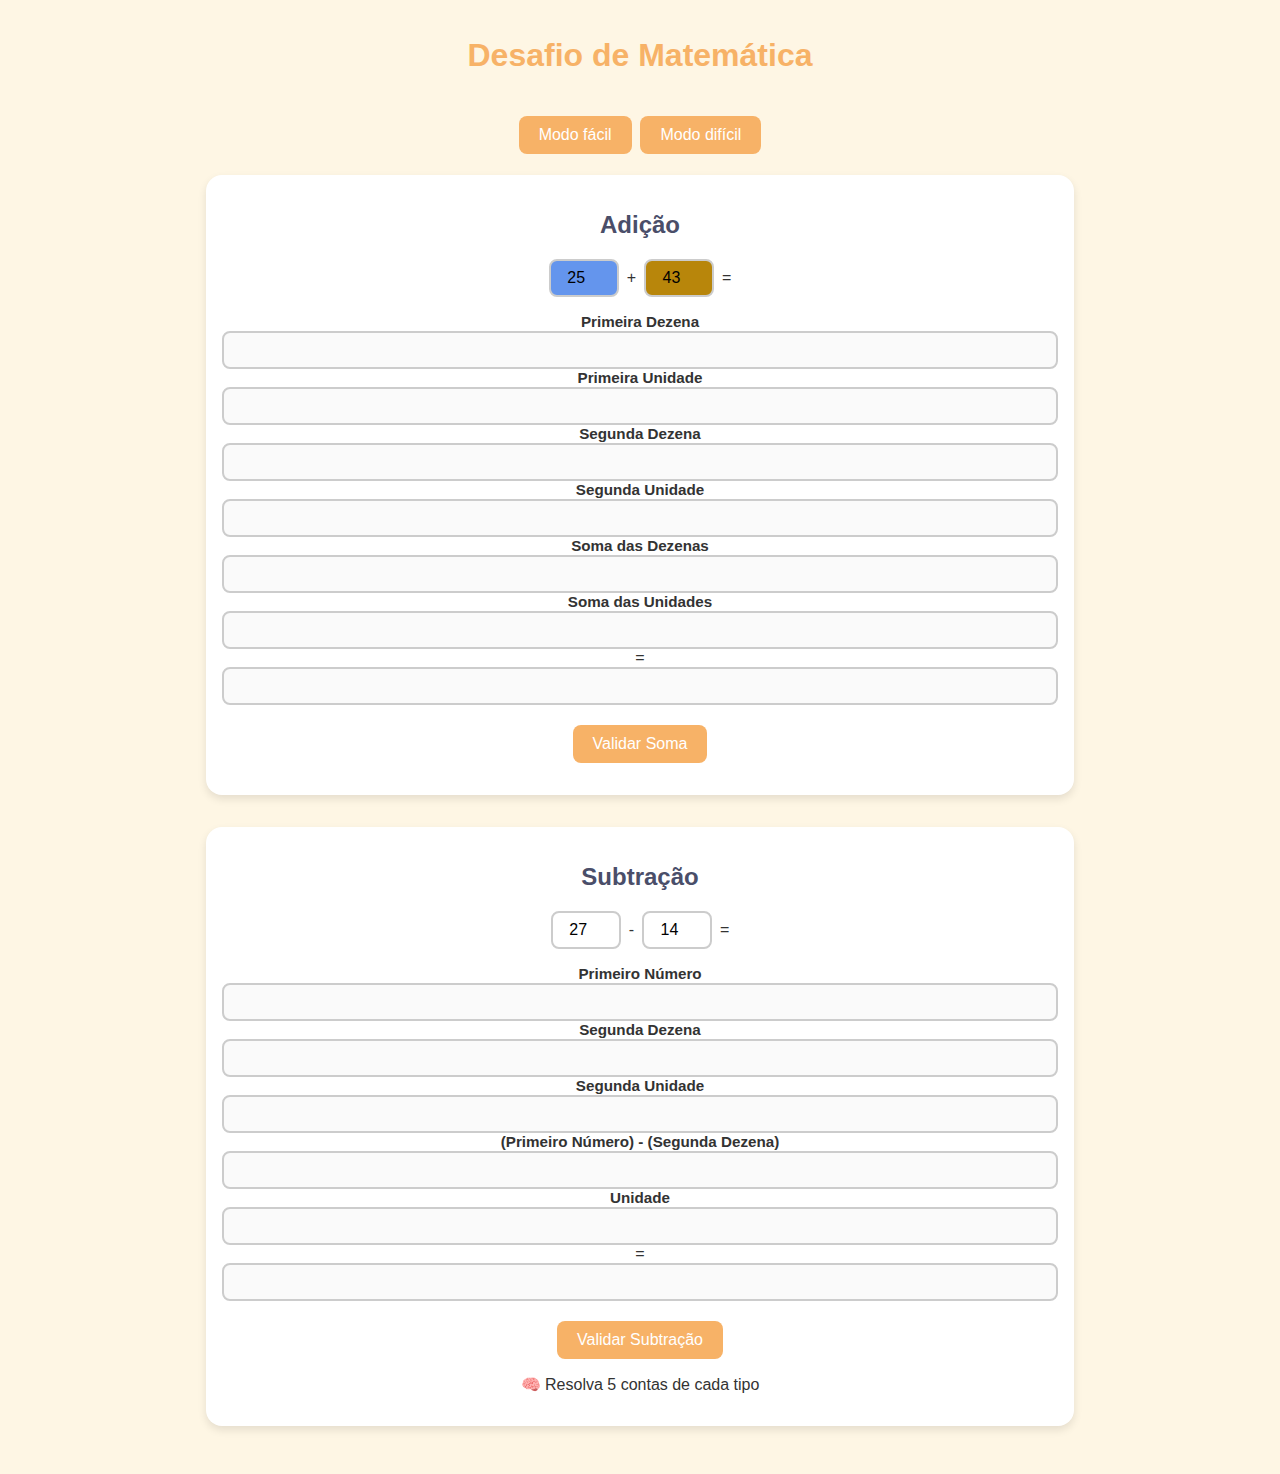
<file: index.html>
<!DOCTYPE html>
<html lang="pt-br">

<head>
  <meta charset="UTF-8" />
  <meta name="viewport" content="width=device-width, initial-scale=1.0" />
  <title>Desafio de Matemática</title>
  <link rel="stylesheet" href="style.css" />
  <link href="https://fonts.googleapis.com/css2?family=Roboto&display=swap" rel="stylesheet" />
</head>
<body>
  <div class="rotate-message">
    Por favor, gire seu dispositivo para o modo paisagem.
  </div>
  <div class="container">
    <h1>Desafio de Matemática</h1>
    <h1>
      <button id="easyBtn">Modo fácil</button>
      <button id="hardBtn">Modo difícil</button>
      </h1>
    <!-- Adição -->
    <section class="challenge-section">
      <h2>Adição</h2>
      <div class="equation">
        <input id="add1" type="number"/>
        <span>+</span>
        <input id="add2" type="number"/>
        <span>=</span>
      </div>

      <div class="partes">
        <label for="dez1">Primeira Dezena</label>
        <input id="dez1" autocomplete="off" type="number"/>
        

        <label for="uni1">Primeira Unidade</label>
        <input id="uni1" autocomplete="off" type="number"/>

        <label for="dez2">Segunda Dezena</label>
        <input id="dez2" autocomplete="off" type="number"/>

        <label for="uni2">Segunda Unidade</label>
        <input id="uni2" autocomplete="off" type="number"/>
      </div>

      <div class="resultado">
        <label for="sdez">Soma das Dezenas</label>
        <input id="sdez" autocomplete="off" type="number"/>

        <label for="suni">Soma das Unidades</label>
        <input id="suni" autocomplete="off" type="number"/>

        <span>=</span>
        <input id="addResult" autocomplete="off" type="number"/>

        <button id="validateAdd">Validar Soma</button>
      </div>
      <p id="message"></p>
    </section>

    <!-- Subtração -->
    <section class="challenge-section">
      <h2>Subtração</h2>
      <div class="equation">
        <input id="sub1" autocomplete="off" type="number"/>
        <span>-</span>
        <input id="sub2" autocomplete="off" type="number"/>
        <span>=</span>
      </div>

      <div class="partes">
        <label for="psub1">Primeiro Número</label>
        <input id="psub1" autocomplete="off" type="number"/>

        <label for="sdsub2">Segunda Dezena</label>
        <input id="sdsub2" autocomplete="off" type="number"/>

        <label for="susub2">Segunda Unidade</label>
        <input id="susub2" autocomplete="off" type="number"/>
      </div>

      <div class="resultado">
        <label for="rsdsub2">(Primeiro Número) <span>-</span> (Segunda Dezena)</label>
        <input id="rsdsub2" autocomplete="off" type="number"/>

        <label for="rsusub2">Unidade</label>
        <input id="rsusub2" autocomplete="off" type="number"/>

        <span>=</span>
        <input id="subResult" autocomplete="off" type="number"/>

        <button id="validateSub">Validar Subtração</button>
      </div>

      <p id="sMessage"></p>
      <p id="subMessage"></p>
    </section>

     <button id="restartBtn" class="btn-restart">Reiniciar Desafio</button>
  </div>

  <script src="index.js"></script>
</body>

</html>
</file>
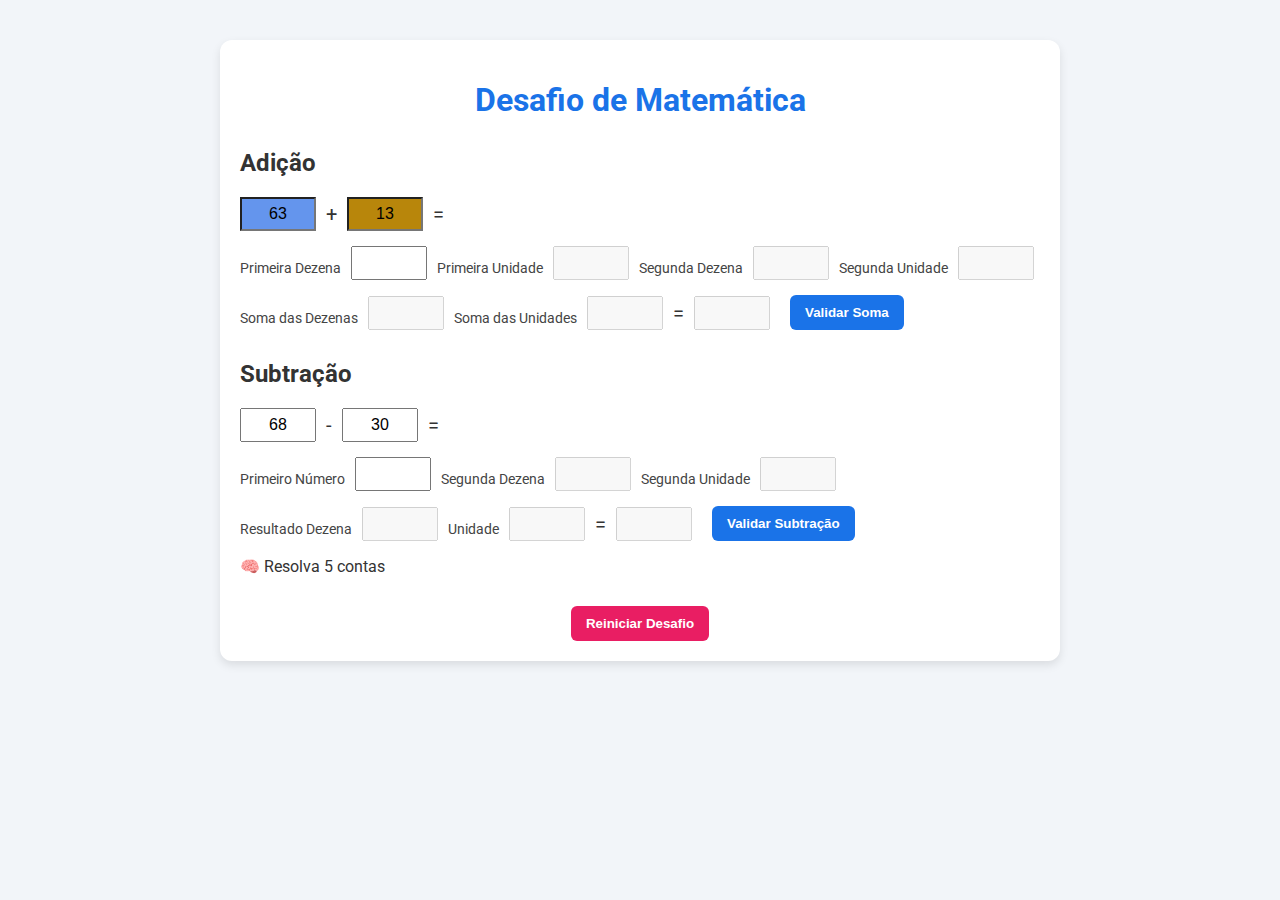
<file: JS/index.html>
<!DOCTYPE html>
<html lang="pt-br">

<head>
  <meta charset="UTF-8" />
  <meta name="viewport" content="width=device-width, initial-scale=1.0" />
  <title>Desafio de Matemática</title>
  <link rel="stylesheet" href="style.css" />
  <link href="https://fonts.googleapis.com/css2?family=Roboto&display=swap" rel="stylesheet" />
</head>

<body>
  <div class="container">
    <h1>Desafio de Matemática</h1>

    <!-- Adição -->
    <section class="challenge-section">
      <h2>Adição</h2>
      <div class="equation">
        <input id="add1" />
        <span>+</span>
        <input id="add2" />
        <span>=</span>
      </div>

      <div class="partes">
        <label for="dez1">Primeira Dezena</label>
        <input id="dez1" autocomplete="off"/>
        

        <label for="uni1">Primeira Unidade</label>
        <input id="uni1" autocomplete="off"/>

        <label for="dez2">Segunda Dezena</label>
        <input id="dez2" autocomplete="off"/>

        <label for="uni2">Segunda Unidade</label>
        <input id="uni2" autocomplete="off"/>
      </div>

      <div class="resultado">
        <label for="sdez">Soma das Dezenas</label>
        <input id="sdez" autocomplete="off"/>

        <label for="suni">Soma das Unidades</label>
        <input id="suni" autocomplete="off"/>

        <span>=</span>
        <input id="addResult" autocomplete="off"/>

        <button id="validateAdd">Validar Soma</button>
      </div>
      <p id="message"></p>
    </section>

    <!-- Subtração -->
    <section class="challenge-section">
      <h2>Subtração</h2>
      <div class="equation">
        <input id="sub1" autocomplete="off"/>
        <span>-</span>
        <input id="sub2" autocomplete="off"/>
        <span>=</span>
      </div>

      <div class="partes">
        <label for="psub1">Primeiro Número</label>
        <input id="psub1" autocomplete="off"/>

        <label for="sdsub2">Segunda Dezena</label>
        <input id="sdsub2" autocomplete="off"/>

        <label for="susub2">Segunda Unidade</label>
        <input id="susub2" autocomplete="off"/>
      </div>

      <div class="resultado">
        <label for="rsdsub2">Resultado Dezena</label>
        <input id="rsdsub2" autocomplete="off"/>

        <label for="rsusub2">Unidade</label>
        <input id="rsusub2" autocomplete="off"/>

        <span>=</span>
        <input id="subResult" autocomplete="off"/>

        <button id="validateSub">Validar Subtração</button>
      </div>

      <p id="sMessage"></p>
      <p id="subMessage"></p>
    </section>

    <button id="restartBtn" class="btn-restart">Reiniciar Desafio</button>
  </div>

  <script src="index.js"></script>
</body>

</html>
</file>
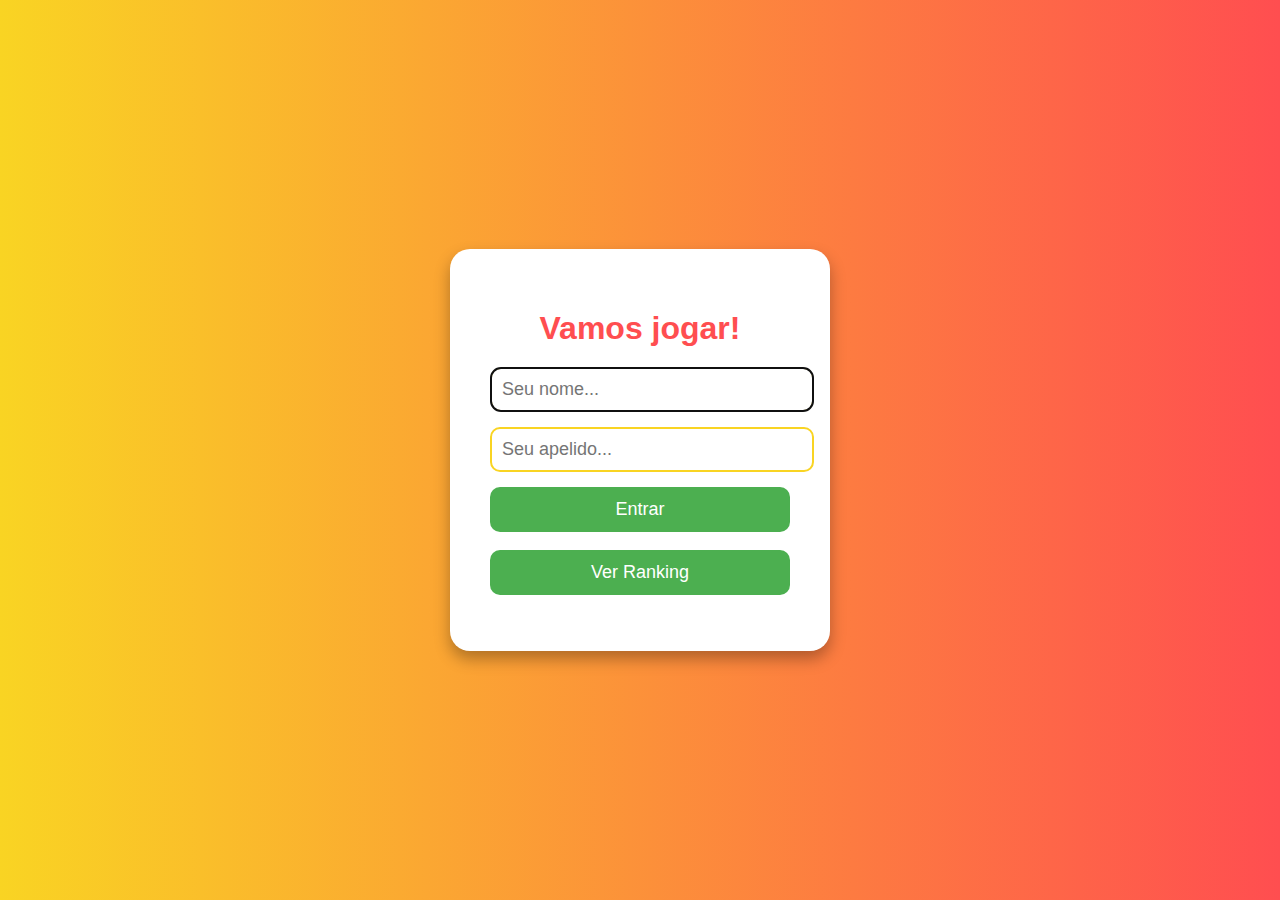
<file: login.html>
<!DOCTYPE html>
<html lang="pt-br">
<head>
  <meta charset="UTF-8" />
  <title>Entrar no Jogo</title>
  <style>
    body {
      font-family: 'Comic Sans MS', cursive, sans-serif;
      background: linear-gradient(to right, #f9d423, #ff4e50);
      display: flex;
      justify-content: center;
      align-items: center;
      height: 100vh;
      margin: 0;
    }

    .login-container {
      background-color: white;
      border-radius: 20px;
      padding: 40px;
      box-shadow: 0 8px 16px rgba(0,0,0,0.3);
      text-align: center;
      max-width: 300px;
      width: 100%;
    }

    h1 {
      color: #ff4e50;
      margin-bottom: 20px;
    }

    input[type="text"] {
      width: 100%;
      padding: 10px;
      border-radius: 10px;
      border: 2px solid #f9d423;
      font-size: 18px;
      margin-bottom: 15px;
    }

    button {
      background-color: #4CAF50;
      color: white;
      padding: 12px 20px;
      font-size: 18px;
      border: none;
      border-radius: 10px;
      cursor: pointer;
      width: 100%;
    }

    button:hover {
      background-color: #45a049;
    }

    #loginMessage {
      margin-top: 15px;
      color: red;
      font-weight: bold;
    }
  </style>
</head>
<body>
  <div class="login-container">
    <h1>Vamos jogar!</h1>
    <input type="text" id="nome" placeholder="Seu nome..." autofocus />
    <input type="text" id="apelido" placeholder="Seu apelido..." />
    <button onclick="entrar()">Entrar</button>
    <div class="center"><br>
  <button onclick="window.location.href='ranking.html'">Ver Ranking</button>
</div>

    <p id="loginMessage"></p>
  
  </div>
  

  <script>
    async function entrar() {
      const nome = document.getElementById('nome').value.trim();
      const apelido = document.getElementById('apelido').value.trim();
      const msg = document.getElementById('loginMessage');

      if (!nome || !apelido) {
        msg.textContent = 'Preencha nome e apelido!';
        return;
      }

      try {
        const res = await fetch('/login', {
          method: 'POST',
          headers: { 'Content-Type': 'application/json' },
          body: JSON.stringify({ nome, apelido })
        });

        const data = await res.json();

        if (res.ok) {
          localStorage.setItem('usuarioId', data.usuarioId);
          localStorage.setItem('nome', nome);
          localStorage.setItem('apelido', apelido);
          window.location.href = 'jogo.html';
        } else {
          msg.textContent = data.mensagem || 'Erro ao entrar.';
        }
      } catch (err) {
        console.error(err);
        msg.textContent = 'Erro de conexão com o servidor.';
      }
    }
  </script>
  
</body>

</html>
</file>
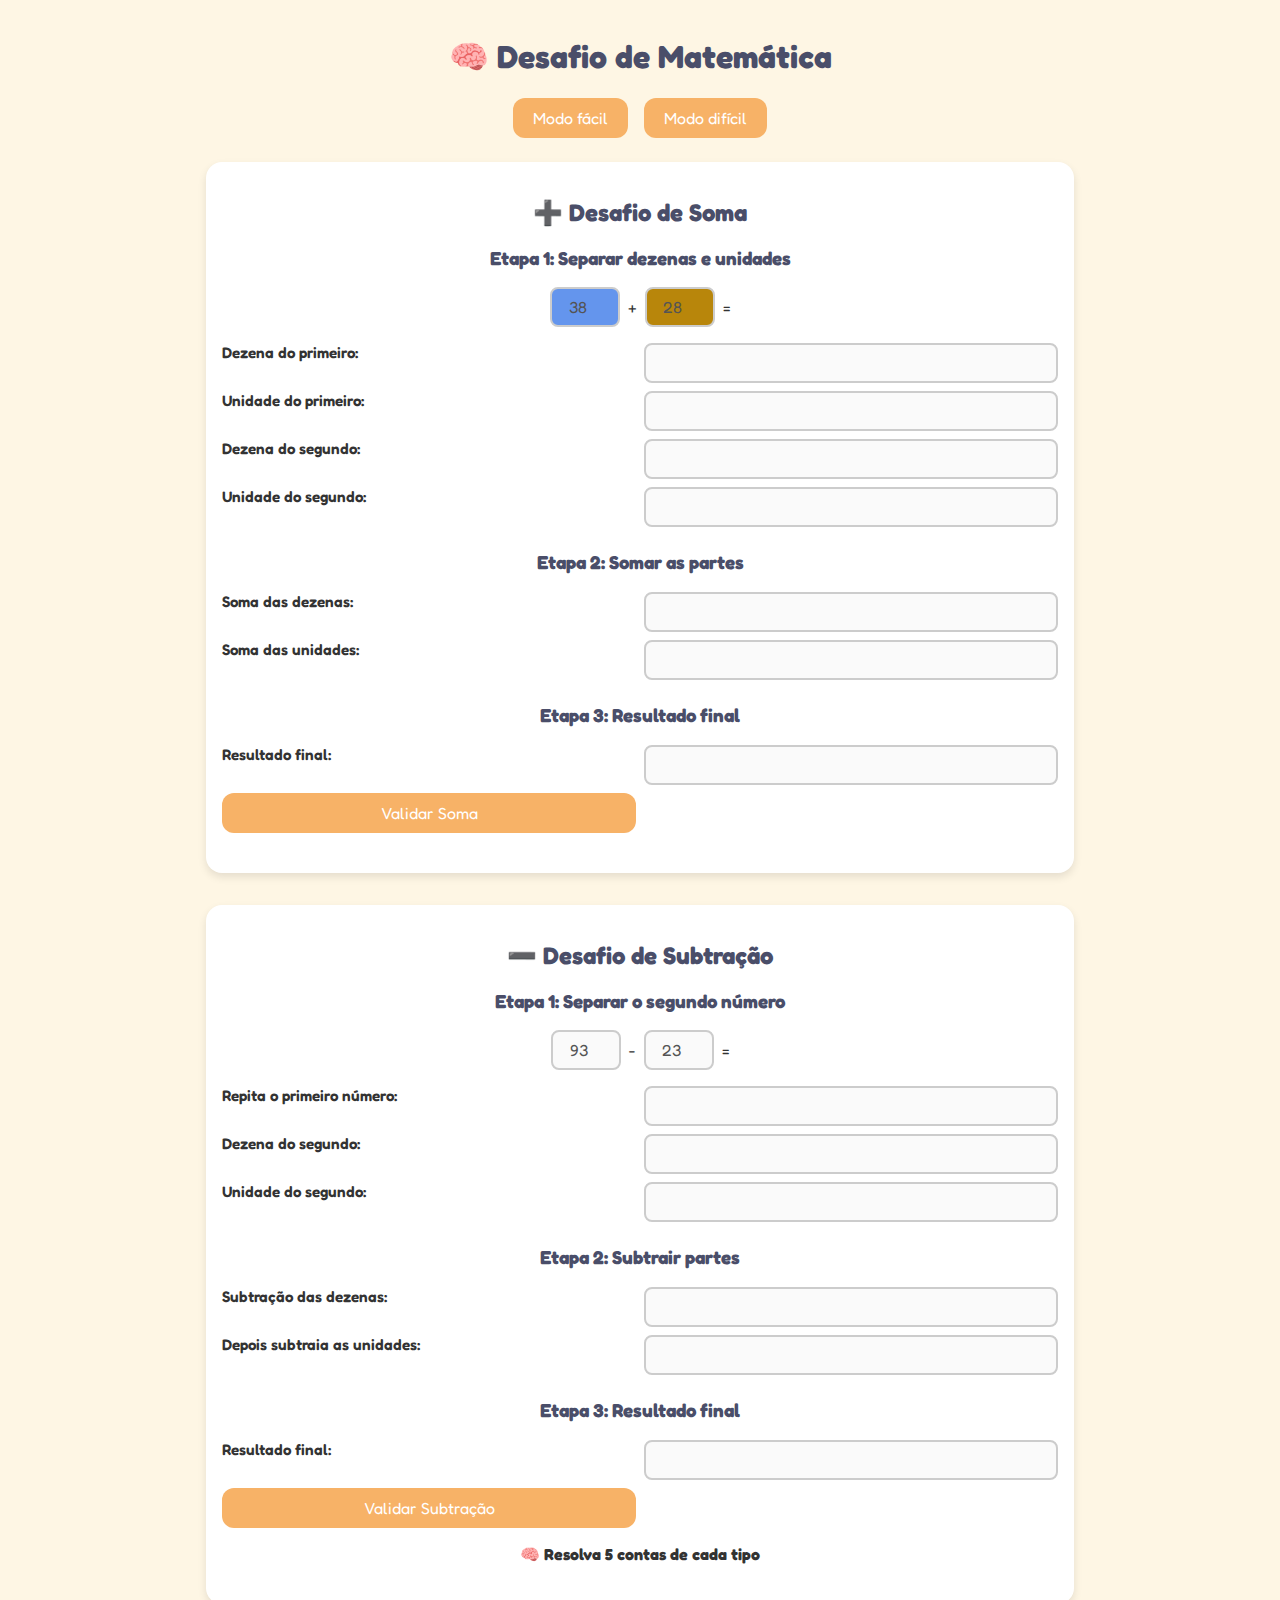
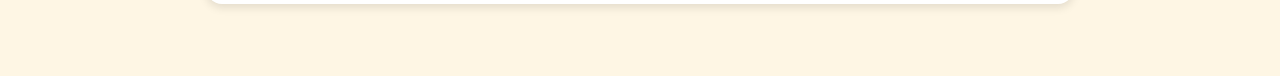
<file: public/jogo.html>
<!DOCTYPE html>
<html lang="pt-br">
<head>
  <meta charset="UTF-8" />
  <meta name="viewport" content="width=device-width, initial-scale=1.0"/>
  <title>Desafio de Matemática</title>
  <link rel="stylesheet" href="style.css" />
  <link href="https://fonts.googleapis.com/css2?family=Fredoka:wght@400;600&display=swap" rel="stylesheet">
</head>
<body>
  <div class="container">
    <h1>🧠 Desafio de Matemática</h1>

    <div class="mode-buttons">
      <button id="easyBtn">Modo fácil</button>
      <button id="hardBtn">Modo difícil</button>
    </div>

    <!-- Seção de Adição -->
    <section>
      <h2>➕ Desafio de Soma</h2>

      <div class="step">
        <h3>Etapa 1: Separar dezenas e unidades</h3>
        <div class="equation">
          <input id="add1" type="number" disabled />
          <span>+</span>
          <input id="add2" type="number" disabled />
          <span>=</span>
        </div>
        <div class="inputs">
          <label>Dezena do primeiro:</label>
          <input id="dez1" type="number" />
          <label>Unidade do primeiro:</label>
          <input id="uni1" type="number" />
          <label>Dezena do segundo:</label>
          <input id="dez2" type="number" />
          <label>Unidade do segundo:</label>
          <input id="uni2" type="number" />
        </div>
      </div>

      <div class="step">
        <h3>Etapa 2: Somar as partes</h3>
        <div class="inputs">
          <label>Soma das dezenas:</label>
          <input id="sdez" type="number" />
          <label>Soma das unidades:</label>
          <input id="suni" type="number" />
        </div>
      </div>

      <div class="step">
        <h3>Etapa 3: Resultado final</h3>
        <div class="inputs">
          <label>Resultado final:</label>
          <input id="addResult" type="number" />
          <button id="validateAdd">Validar Soma</button>
        </div>
        <p id="message" class="message"></p>
      </div>
    </section>

    <!-- Seção de Subtração -->
    <section>
      <h2>➖ Desafio de Subtração</h2>

      <div class="step">
        <h3>Etapa 1: Separar o segundo número</h3>
        <div class="equation">
          <input id="sub1" type="number" disabled />
          <span>-</span>
          <input id="sub2" type="number" disabled />
          <span>=</span>
        </div>
        <div class="inputs">
          <label>Repita o primeiro número:</label>
          <input id="psub1" type="number" />
          <label>Dezena do segundo:</label>
          <input id="sdsub2" type="number" />
          <label>Unidade do segundo:</label>
          <input id="susub2" type="number" />
        </div>
      </div>

      <div class="step">
        <h3>Etapa 2: Subtrair partes</h3>
        <div class="inputs">
          <label>Subtração das dezenas:</label>
          <input id="rsdsub2" type="number" />
          <label>Depois subtraia as unidades:</label>
          <input id="rsusub2" type="number" />
        </div>
      </div>

      <div class="step">
        <h3>Etapa 3: Resultado final</h3>
        <div class="inputs">
          <label>Resultado final:</label>
          <input id="subResult" type="number" />
          <button id="validateSub">Validar Subtração</button>
        </div>
        <p id="sMessage" class="message"></p>
        <p id="subMessage" class="message"></p>
      </div>
    </section>

    <div class="center">
      <button id="restartBtn" class="btn-restart">🔄 Reiniciar Desafio</button>
    </div>
  </div>

  <script src="jogo.js"></script>
</body>
</html>
</file>
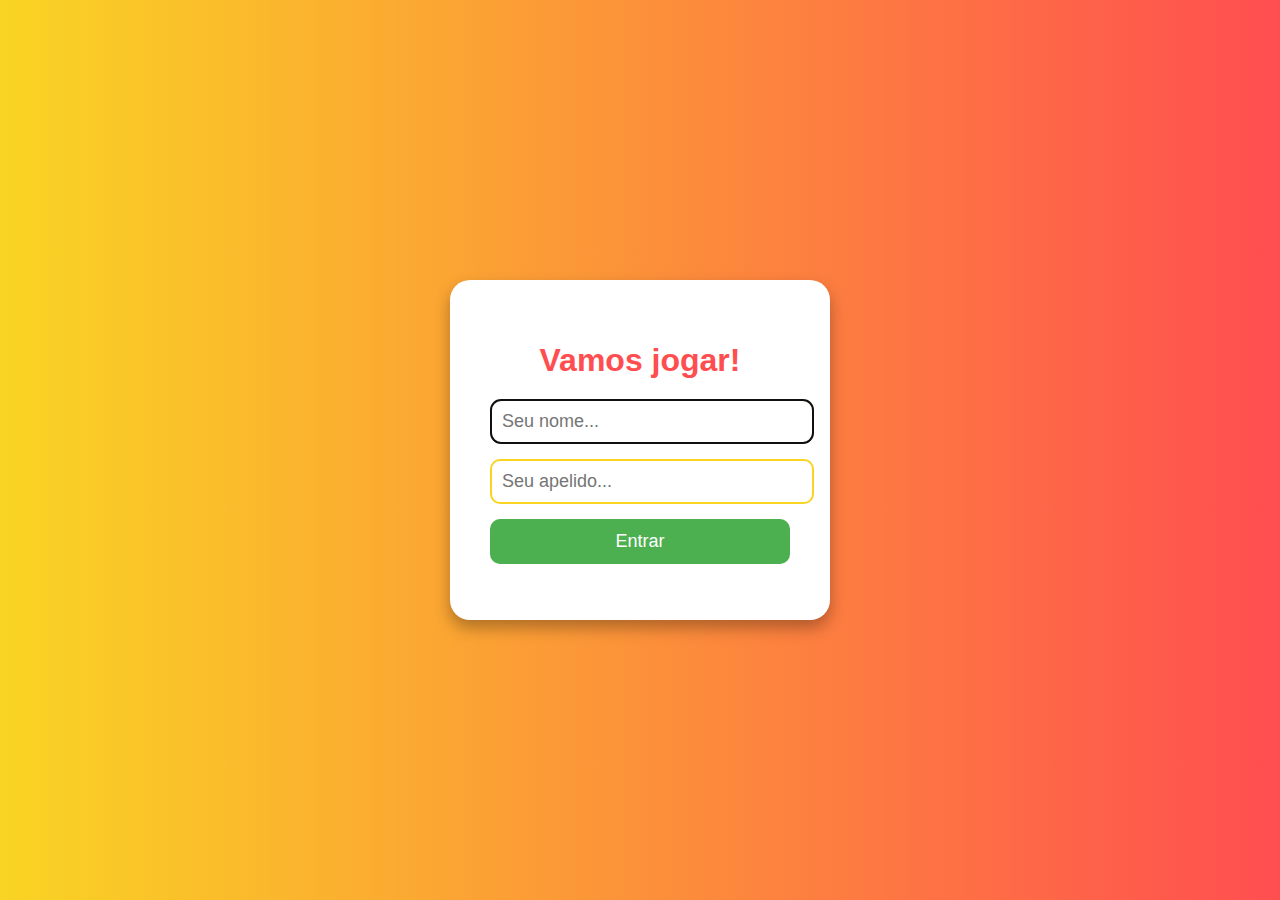
<file: public/login.html>
<!DOCTYPE html>
<html lang="pt-br">
<head>
  <meta charset="UTF-8" />
  <title>Entrar no Jogo</title>
  <style>
    body {
      font-family: 'Comic Sans MS', cursive, sans-serif;
      background: linear-gradient(to right, #f9d423, #ff4e50);
      display: flex;
      justify-content: center;
      align-items: center;
      height: 100vh;
      margin: 0;
    }

    .login-container {
      background-color: white;
      border-radius: 20px;
      padding: 40px;
      box-shadow: 0 8px 16px rgba(0,0,0,0.3);
      text-align: center;
      max-width: 300px;
      width: 100%;
    }

    h1 {
      color: #ff4e50;
      margin-bottom: 20px;
    }

    input[type="text"] {
      width: 100%;
      padding: 10px;
      border-radius: 10px;
      border: 2px solid #f9d423;
      font-size: 18px;
      margin-bottom: 15px;
    }

    button {
      background-color: #4CAF50;
      color: white;
      padding: 12px 20px;
      font-size: 18px;
      border: none;
      border-radius: 10px;
      cursor: pointer;
      width: 100%;
    }

    button:hover {
      background-color: #45a049;
    }

    #loginMessage {
      margin-top: 15px;
      color: red;
      font-weight: bold;
    }
  </style>
</head>
<body>
  <div class="login-container">
    <h1>Vamos jogar!</h1>
    <input type="text" id="nome" placeholder="Seu nome..." autofocus />
    <input type="text" id="apelido" placeholder="Seu apelido..." />
    <button onclick="entrar()">Entrar</button>
    <p id="loginMessage"></p>
  </div>

  <script>
    async function entrar() {
      const nome = document.getElementById('nome').value.trim();
      const apelido = document.getElementById('apelido').value.trim();
      const msg = document.getElementById('loginMessage');

      if (!nome || !apelido) {
        msg.textContent = 'Preencha nome e apelido!';
        return;
      }

      try {
        const res = await fetch('/login', {
          method: 'POST',
          headers: { 'Content-Type': 'application/json' },
          body: JSON.stringify({ nome, apelido })
        });

        const data = await res.json();

        if (res.ok) {
          localStorage.setItem('usuarioId', data.usuarioId);
          localStorage.setItem('nome', nome);
          localStorage.setItem('apelido', apelido);
          window.location.href = 'jogo.html';
        } else {
          msg.textContent = data.mensagem || 'Erro ao entrar.';
        }
      } catch (err) {
        console.error(err);
        msg.textContent = 'Erro de conexão com o servidor.';
      }
    }
  </script>
</body>
</html>
</file>
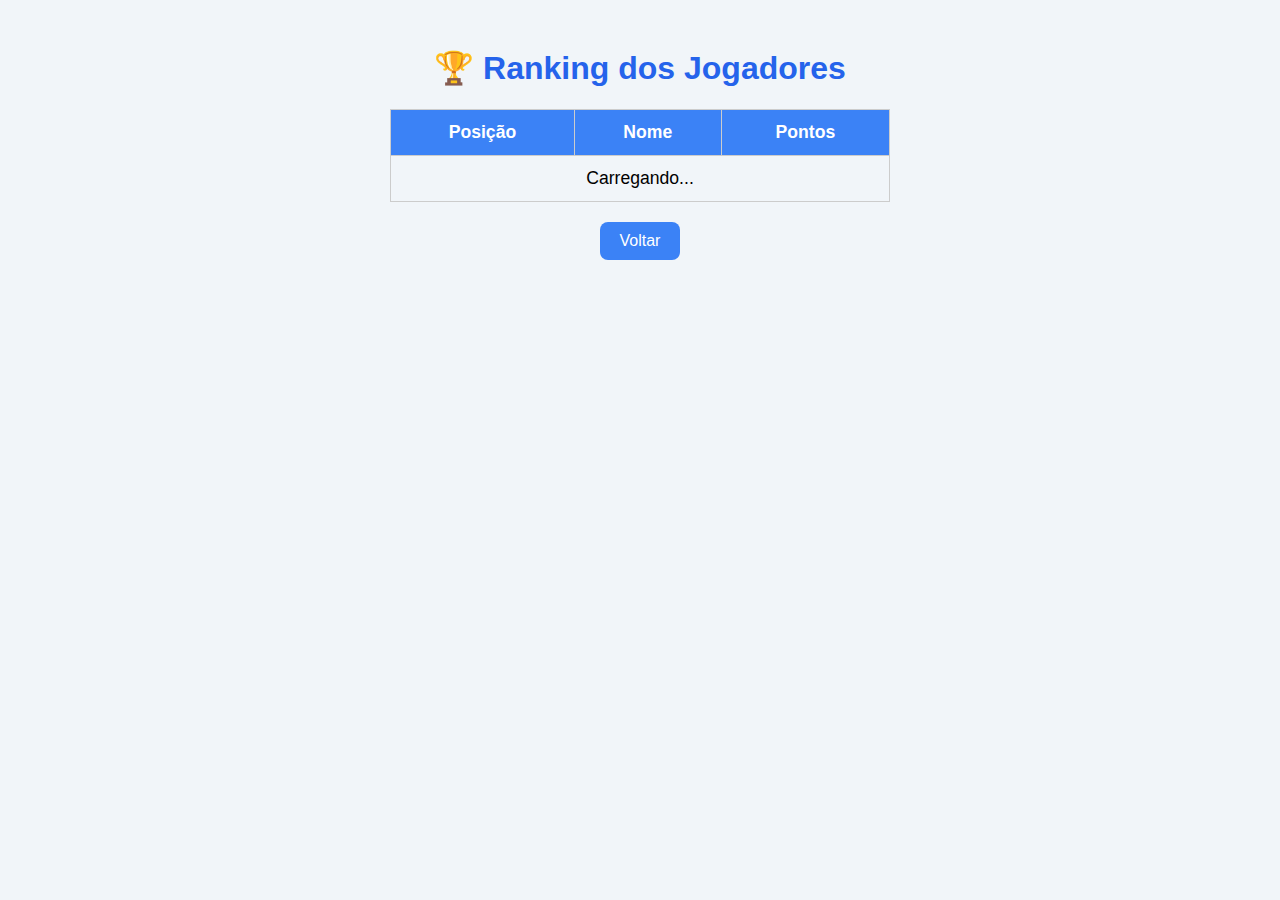
<file: public/ranking.html>
<!DOCTYPE html>
<html lang="pt-br">
<head>
  <meta charset="UTF-8" />
  <meta name="viewport" content="width=device-width, initial-scale=1.0"/>
  <title>Ranking de Jogadores</title>
  <style>
    body {
      font-family: 'Arial', sans-serif;
      background-color: #f1f5f9;
      padding: 20px;
      text-align: center;
    }
    h1 {
      color: #2563eb;
    }
    table {
      margin: 0 auto;
      border-collapse: collapse;
      width: 90%;
      max-width: 500px;
    }
    th, td {
      border: 1px solid #ccc;
      padding: 12px;
      font-size: 1.1rem;
    }
    th {
      background-color: #3b82f6;
      color: white;
    }
    tr:nth-child(even) {
      background-color: #e2e8f0;
    }
    button {
      margin-top: 20px;
      padding: 10px 20px;
      font-size: 1rem;
      background-color: #3b82f6;
      color: white;
      border: none;
      border-radius: 8px;
      cursor: pointer;
    }
  </style>
</head>
<body>
  <h1>🏆 Ranking dos Jogadores</h1>
  <table>
    <thead>
      <tr>
        <th>Posição</th>
        <th>Nome</th>
        <th>Pontos</th>
      </tr>
    </thead>
    <tbody id="ranking-body">
      <tr><td colspan="3">Carregando...</td></tr>
    </tbody>
  </table>
  <button onclick="window.location.href='login.html'">Voltar</button>

  <script type="module">
    import { Fireproof } from 'https://cdn.skypack.dev/@fireproof/core';

    const db = Fireproof('ranking');

    async function carregarRanking() {
      const result = await db.query(doc => doc.pontos);
      const dados = result.rows.map(r => r.value);

      const top10 = dados
        .sort((a, b) => b.pontos - a.pontos)
        .slice(0, 10);

      const tbody = document.getElementById('ranking-body');
      tbody.innerHTML = '';

      top10.forEach((jogador, i) => {
        const row = `<tr>
          <td>${i + 1}º</td>
          <td>${jogador.nome}</td>
          <td>${jogador.pontos}</td>
        </tr>`;
        tbody.innerHTML += row;
      });

      if (top10.length === 0) {
        tbody.innerHTML = '<tr><td colspan="3">Nenhuma pontuação registrada ainda.</td></tr>';
      }
    }

    carregarRanking();
  </script>
</body>
</html>
</file>
<file: style.css>
* {
  box-sizing: border-box;
  font-family: 'Fredoka', sans-serif;
}

body {
  margin: 0;
  padding: 0;
  background-color: #fef6e4;
  color: #333;
}

.container {
  padding: 1rem;
  max-width: 900px;
  margin: auto;
}

h1, h2, h3 {
  text-align: center;
  color: #4a4e69;
}

.mode-buttons, .center {
  display: flex;
  justify-content: center;
  gap: 1rem;
  margin-bottom: 1.5rem;
}

button {
  background-color: #f7b267;
  color: white;
  border: none;
  padding: 10px 20px;
  font-size: 1rem;
  border-radius: 12px;
  cursor: pointer;
  transition: background-color 0.3s;
}

button:hover {
  background-color: #f79d65;
}

section {
  background-color: #fff;
  border-radius: 16px;
  padding: 1rem;
  margin-bottom: 2rem;
  box-shadow: 0 4px 8px rgba(0,0,0,0.1);
}

.step {
  margin-bottom: 1.5rem;
}

.inputs {
  display: grid;
  grid-template-columns: 1fr 1fr;
  gap: 0.5rem;
  margin-top: 1rem;
}

label {
  font-weight: 600;
  font-size: 0.95rem;
}

input {
  padding: 0.5rem;
  border: 2px solid #ccc;
  border-radius: 8px;
  font-size: 1rem;
  width: 100%;
}

.equation {
  display: flex;
  justify-content: center;
  align-items: center;
  gap: 0.5rem;
  margin-bottom: 1rem;
  flex-wrap: wrap;
}

.equation input {
  max-width: 70px;
  text-align: center;
}

.message {
  text-align: center;
  font-weight: bold;
  margin-top: 1rem;
}

.rotate-message {
  display: none;
  text-align: center;
  background-color: #ffc6c6;
  padding: 10px;
  font-size: 1.2rem;
  color: #900;
}

/* 📱 Responsivo para telas pequenas */
@media (max-width: 600px) {
  .inputs {
    grid-template-columns: 1fr;
  }

  .equation {
    flex-direction: column;
  }

  button {
    width: 100%;
  }
}


    body {
      
      text-align: center;
    }
    h1 {
      color: #f7b267;
  
    }
    table {
      margin: 0 auto;
      border-collapse: collapse;
      width: 90%;
      max-width: 500px;
    }
    th, td {
      border: 1px solid #ccc;
      padding: 12px;
      font-size: 1.1rem;
    }
    th {
      background-color: #f7b267;
      color: white;
    }
    tr:nth-child(even) {
      background-color: #e2e8f0;
    }
    button {
      margin-top: 20px;
      padding: 10px 20px;
      font-size: 1rem;
      background-color: #f7b267;
      color: white;
      border: none;
      border-radius: 8px;
      cursor: pointer;
    }
</file>
<file: JS/style.css>
body {
    font-family: 'Roboto', sans-serif;
    background-color: #f2f5f9;
    color: #333;
    margin: 0;
    padding: 0;
  }
  
  .container {
    max-width: 800px;
    margin: 40px auto;
    padding: 20px;
    background-color: white;
    border-radius: 12px;
    box-shadow: 0 4px 10px rgba(0, 0, 0, 0.1);
  }
  
  h1 {
    text-align: center;
    color: #1a73e8;
  }
  
  h2 {
    margin-top: 30px;
    color: #333;
  }
  
  .equation,
  .partes,
  .resultado {
    display: flex;
    flex-wrap: wrap;
    gap: 10px;
    margin: 15px 0;
    align-items: center;
  }
  
  input {
    width: 60px;
    padding: 6px;
    text-align: center;
    font-size: 16px;
  }
  
  label {
    font-size: 14px;
    margin-top: 10px;
    color: #444;
  }
  
  span {
    font-size: 20px;
  }
  
  button {
    background-color: #1a73e8;
    color: white;
    border: none;
    padding: 10px 15px;
    border-radius: 6px;
    cursor: pointer;
    font-weight: bold;
    margin-left: 10px;
  }
  
  button:hover {
    background-color: #155dc1;
  }
  
  .btn-restart {
    display: block;
    margin: 30px auto 0;
    background-color: #e91e63;
  }
  
  .btn-restart:hover {
    background-color: #c2185b;
  }
  
  p {
    font-size: 16px;
    margin-top: 10px;
  }
</file>
<file: public/style.css>
* {
  box-sizing: border-box;
  font-family: 'Fredoka', sans-serif;
}

body {
  margin: 0;
  padding: 0;
  background-color: #fef6e4;
  color: #333;
}

.container {
  padding: 1rem;
  max-width: 900px;
  margin: auto;
}

h1, h2, h3 {
  text-align: center;
  color: #4a4e69;
}

.mode-buttons, .center {
  display: flex;
  justify-content: center;
  gap: 1rem;
  margin-bottom: 1.5rem;
}

button {
  background-color: #f7b267;
  color: white;
  border: none;
  padding: 10px 20px;
  font-size: 1rem;
  border-radius: 12px;
  cursor: pointer;
  transition: background-color 0.3s;
}

button:hover {
  background-color: #f79d65;
}

section {
  background-color: #fff;
  border-radius: 16px;
  padding: 1rem;
  margin-bottom: 2rem;
  box-shadow: 0 4px 8px rgba(0,0,0,0.1);
}

.step {
  margin-bottom: 1.5rem;
}

.inputs {
  display: grid;
  grid-template-columns: 1fr 1fr;
  gap: 0.5rem;
  margin-top: 1rem;
}

label {
  font-weight: 600;
  font-size: 0.95rem;
}

input {
  padding: 0.5rem;
  border: 2px solid #ccc;
  border-radius: 8px;
  font-size: 1rem;
  width: 100%;
}

.equation {
  display: flex;
  justify-content: center;
  align-items: center;
  gap: 0.5rem;
  margin-bottom: 1rem;
  flex-wrap: wrap;
}

.equation input {
  max-width: 70px;
  text-align: center;
}

.message {
  text-align: center;
  font-weight: bold;
  margin-top: 1rem;
}

.rotate-message {
  display: none;
  text-align: center;
  background-color: #ffc6c6;
  padding: 10px;
  font-size: 1.2rem;
  color: #900;
}

/* 📱 Responsivo para telas pequenas */
@media (max-width: 600px) {
  .inputs {
    grid-template-columns: 1fr;
  }

  .equation {
    flex-direction: column;
  }

  button {
    width: 100%;
  }
}
</file>
